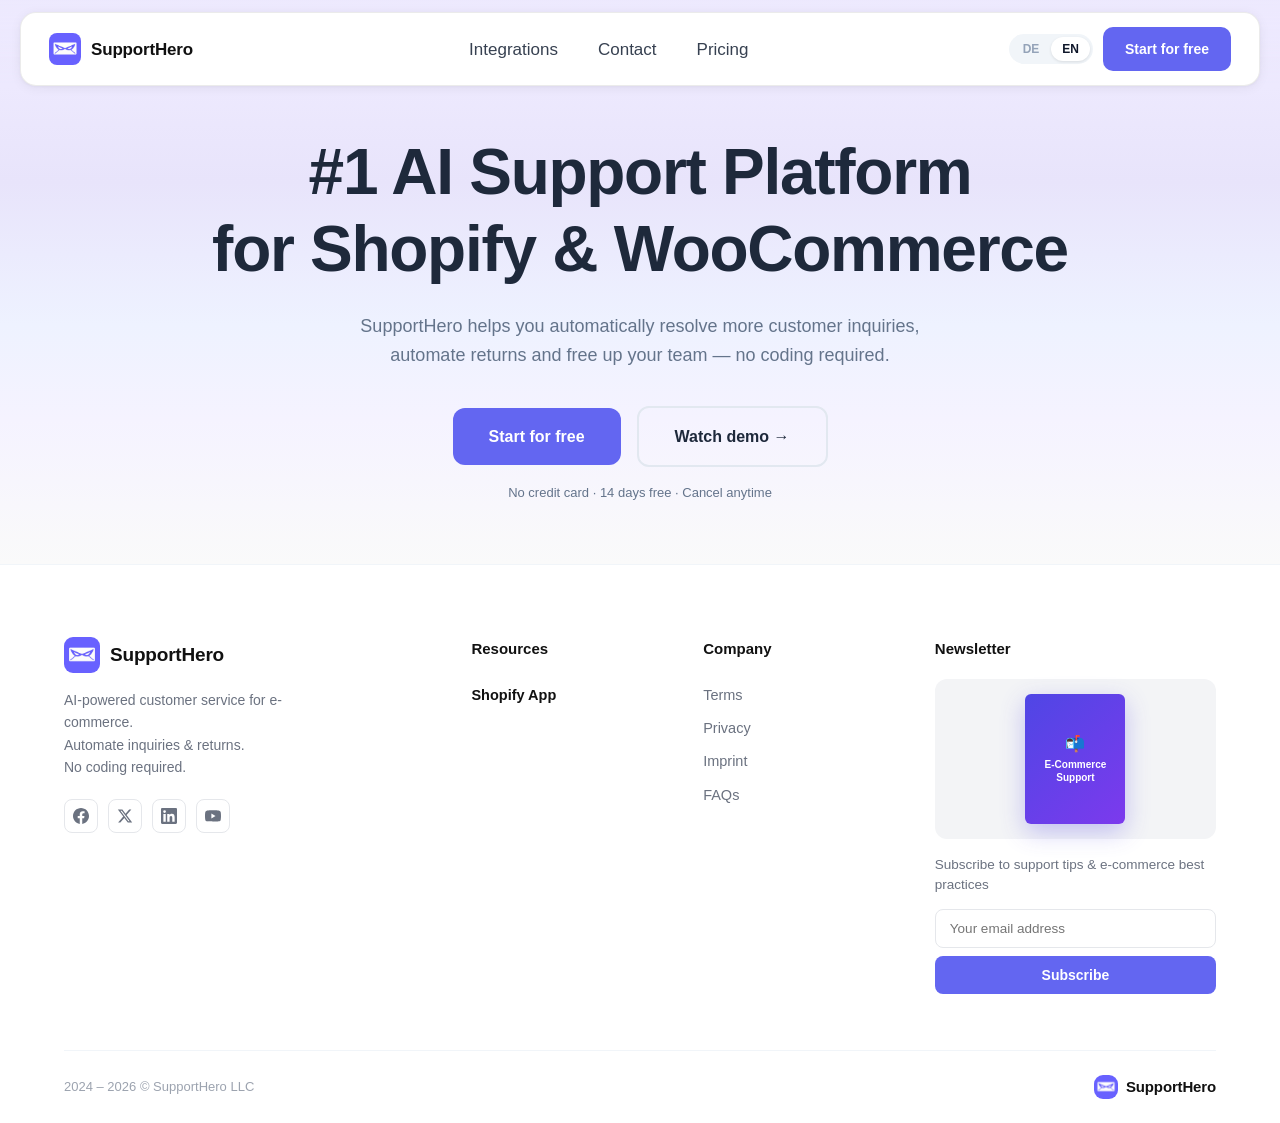
<file: index.html>
<!DOCTYPE html>
<html lang="de">
<head>
  <meta charset="UTF-8" />
  <meta name="viewport" content="width=device-width, initial-scale=1.0" />
  <title>SupportHero — #1 KI-Support-Plattform für Shopify & WooCommerce</title>
  <link rel="stylesheet" href="styles.css" />
</head>
<body>

<!-- NAV -->
<header class="nav-wrapper">
  <nav class="nav-pill">
    <a href="#" class="nav-logo">
      <img src="supporthero.jpeg" alt="SupportHero" class="nav-logo-img" />
      <span class="nav-logo-text"><strong>SupportHero</strong></span>
    </a>
    <ul class="nav-links">
      <li><a href="integrations.html" data-i18n="nav.integrations">Integrationen</a></li>
      <li><a href="kontakt.html" data-i18n="nav.contact">Kontakt</a></li>
      <li><a href="preise.html" data-i18n="nav.pricing">Preise</a></li>
    </ul>
    <div class="nav-cta">
      <div class="lang-toggle">
        <button class="lang-toggle-btn active" data-lang="de" onclick="setLang('de')">DE</button>
        <button class="lang-toggle-btn" data-lang="en" onclick="setLang('en')">EN</button>
      </div>
      <a href="#" class="btn-primary nav-btn" data-i18n="nav.cta">Kostenlos starten</a>
    </div>
  </nav>
</header>

<!-- HERO -->
<section class="hero">
  <div class="hero-inner">
    <h1 class="hero-title" data-i18n="hero.title">#1 KI-Support-Plattform<br>für Shopify & WooCommerce</h1>
    <p class="hero-sub" data-i18n="hero.sub">Support Hero hilft dir, mehr Kundenanfragen automatisch zu lösen,<br>Retouren zu automatisieren und dein Team zu entlasten — ohne Programmierung.</p>
    <div class="hero-buttons">
      <a href="#" class="btn-primary btn-lg" data-i18n="hero.btn1">Kostenlos starten</a>
      <a href="#" class="btn-outline btn-lg" data-i18n="hero.btn2">Demo ansehen →</a>
    </div>
    <p class="hero-hint" data-i18n="hero.hint">Keine Kreditkarte · 14 Tage gratis · Jederzeit kündbar</p>
  </div>
</section>

<!-- FOOTER -->
<footer class="footer">
  <div class="container">
    <div class="footer-grid">
      <div class="footer-brand">
        <a href="#" class="footer-logo">
          <img src="supporthero.jpeg" alt="SupportHero" class="footer-logo-img" />
          <span class="footer-logo-text"><strong>SupportHero</strong></span>
        </a>
        <p class="footer-tagline" data-i18n="footer.tagline">KI-gestützter Kundenservice für E-Commerce.<br>Automatisiere Anfragen &amp; Retouren.<br>Ohne Programmierung.</p>
        <div class="footer-social">
          <a href="#" class="footer-social-icon" title="Facebook"><svg width="16" height="16" viewBox="0 0 24 24" fill="currentColor"><path d="M24 12.073c0-6.627-5.373-12-12-12s-12 5.373-12 12c0 5.99 4.388 10.954 10.125 11.854v-8.385H7.078v-3.47h3.047V9.43c0-3.007 1.792-4.669 4.533-4.669 1.312 0 2.686.235 2.686.235v2.953H15.83c-1.491 0-1.956.925-1.956 1.874v2.25h3.328l-.532 3.47h-2.796v8.385C19.612 23.027 24 18.062 24 12.073z"/></svg></a>
          <a href="#" class="footer-social-icon" title="X"><svg width="16" height="16" viewBox="0 0 24 24" fill="currentColor"><path d="M18.244 2.25h3.308l-7.227 8.26 8.502 11.24H16.17l-5.214-6.817L4.99 21.75H1.68l7.73-8.835L1.254 2.25H8.08l4.713 6.231zm-1.161 17.52h1.833L7.084 4.126H5.117z"/></svg></a>
          <a href="#" class="footer-social-icon" title="LinkedIn"><svg width="16" height="16" viewBox="0 0 24 24" fill="currentColor"><path d="M20.447 20.452h-3.554v-5.569c0-1.328-.027-3.037-1.852-3.037-1.853 0-2.136 1.445-2.136 2.939v5.667H9.351V9h3.414v1.561h.046c.477-.9 1.637-1.85 3.37-1.85 3.601 0 4.267 2.37 4.267 5.455v6.286zM5.337 7.433a2.062 2.062 0 0 1-2.063-2.065 2.064 2.064 0 1 1 2.063 2.065zm1.782 13.019H3.555V9h3.564v11.452zM22.225 0H1.771C.792 0 0 .774 0 1.729v20.542C0 23.227.792 24 1.771 24h20.451C23.2 24 24 23.227 24 22.271V1.729C24 .774 23.2 0 22.222 0h.003z"/></svg></a>
          <a href="#" class="footer-social-icon" title="YouTube"><svg width="16" height="16" viewBox="0 0 24 24" fill="currentColor"><path d="M23.498 6.186a3.016 3.016 0 0 0-2.122-2.136C19.505 3.545 12 3.545 12 3.545s-7.505 0-9.377.505A3.017 3.017 0 0 0 .502 6.186C0 8.07 0 12 0 12s0 3.93.502 5.814a3.016 3.016 0 0 0 2.122 2.136c1.871.505 9.376.505 9.376.505s7.505 0 9.377-.505a3.015 3.015 0 0 0 2.122-2.136C24 15.93 24 12 24 12s0-3.93-.502-5.814zM9.545 15.568V8.432L15.818 12l-6.273 3.568z"/></svg></a>
        </div>
      </div>
      <div class="footer-col">
        <div class="footer-col-title" data-i18n="footer.col1.title">Ressourcen</div>
        <a href="#" class="footer-link-bold" data-i18n="footer.shopify">Shopify App</a>
      </div>
      <div class="footer-col">
        <div class="footer-col-title" data-i18n="footer.col2.title">Unternehmen</div>
        <a href="#" data-i18n="footer.agb">AGB</a>
        <a href="#" data-i18n="footer.privacy">Datenschutz</a>
        <a href="#" data-i18n="footer.imprint">Impressum</a>
        <a href="#" data-i18n="footer.faqs">FAQs</a>
      </div>
      <div class="footer-col footer-newsletter-col">
        <div class="footer-col-title" data-i18n="footer.col3.title">Newsletter</div>
        <div class="footer-newsletter-img">
          <div class="footer-guide-card">
            <div class="footer-guide-cover">
              <div style="font-size:10px;font-weight:700;color:#fff;text-align:center;line-height:1.3">
                <div style="font-size:16px;margin-bottom:4px">📬</div>
                <div>E-Commerce</div><div>Support</div>
              </div>
            </div>
          </div>
        </div>
        <p class="footer-newsletter-label" data-i18n="footer.newsletter.label">Abonniere Support-Tipps &amp; E-Commerce Best Practices</p>
        <div class="footer-newsletter-form">
          <input type="email" data-i18n-ph="footer.newsletter.ph" placeholder="Deine E-Mail-Adresse" />
          <button class="footer-submit-btn" data-i18n="footer.newsletter.btn">Absenden</button>
        </div>
      </div>
    </div>
    <div class="footer-bottom">
      <span class="footer-copy">2024 – 2026 © SupportHero LLC</span>
      <a href="#" class="footer-bottom-logo">
        <img src="supporthero.jpeg" alt="SupportHero" class="footer-logo-img" style="width:24px;height:24px" />
        <span class="footer-logo-text" style="font-size:15px"><strong>SupportHero</strong></span>
      </a>
    </div>
  </div>
</footer>

<script src="lang.js"></script>
<script>
  const observer = new IntersectionObserver(entries => {
    entries.forEach(e => { if (e.isIntersecting) e.target.classList.add('visible'); });
  }, { threshold: 0.1 });
  document.querySelectorAll('.fade-up').forEach(el => observer.observe(el));
</script>
</body>
</html>
</file>
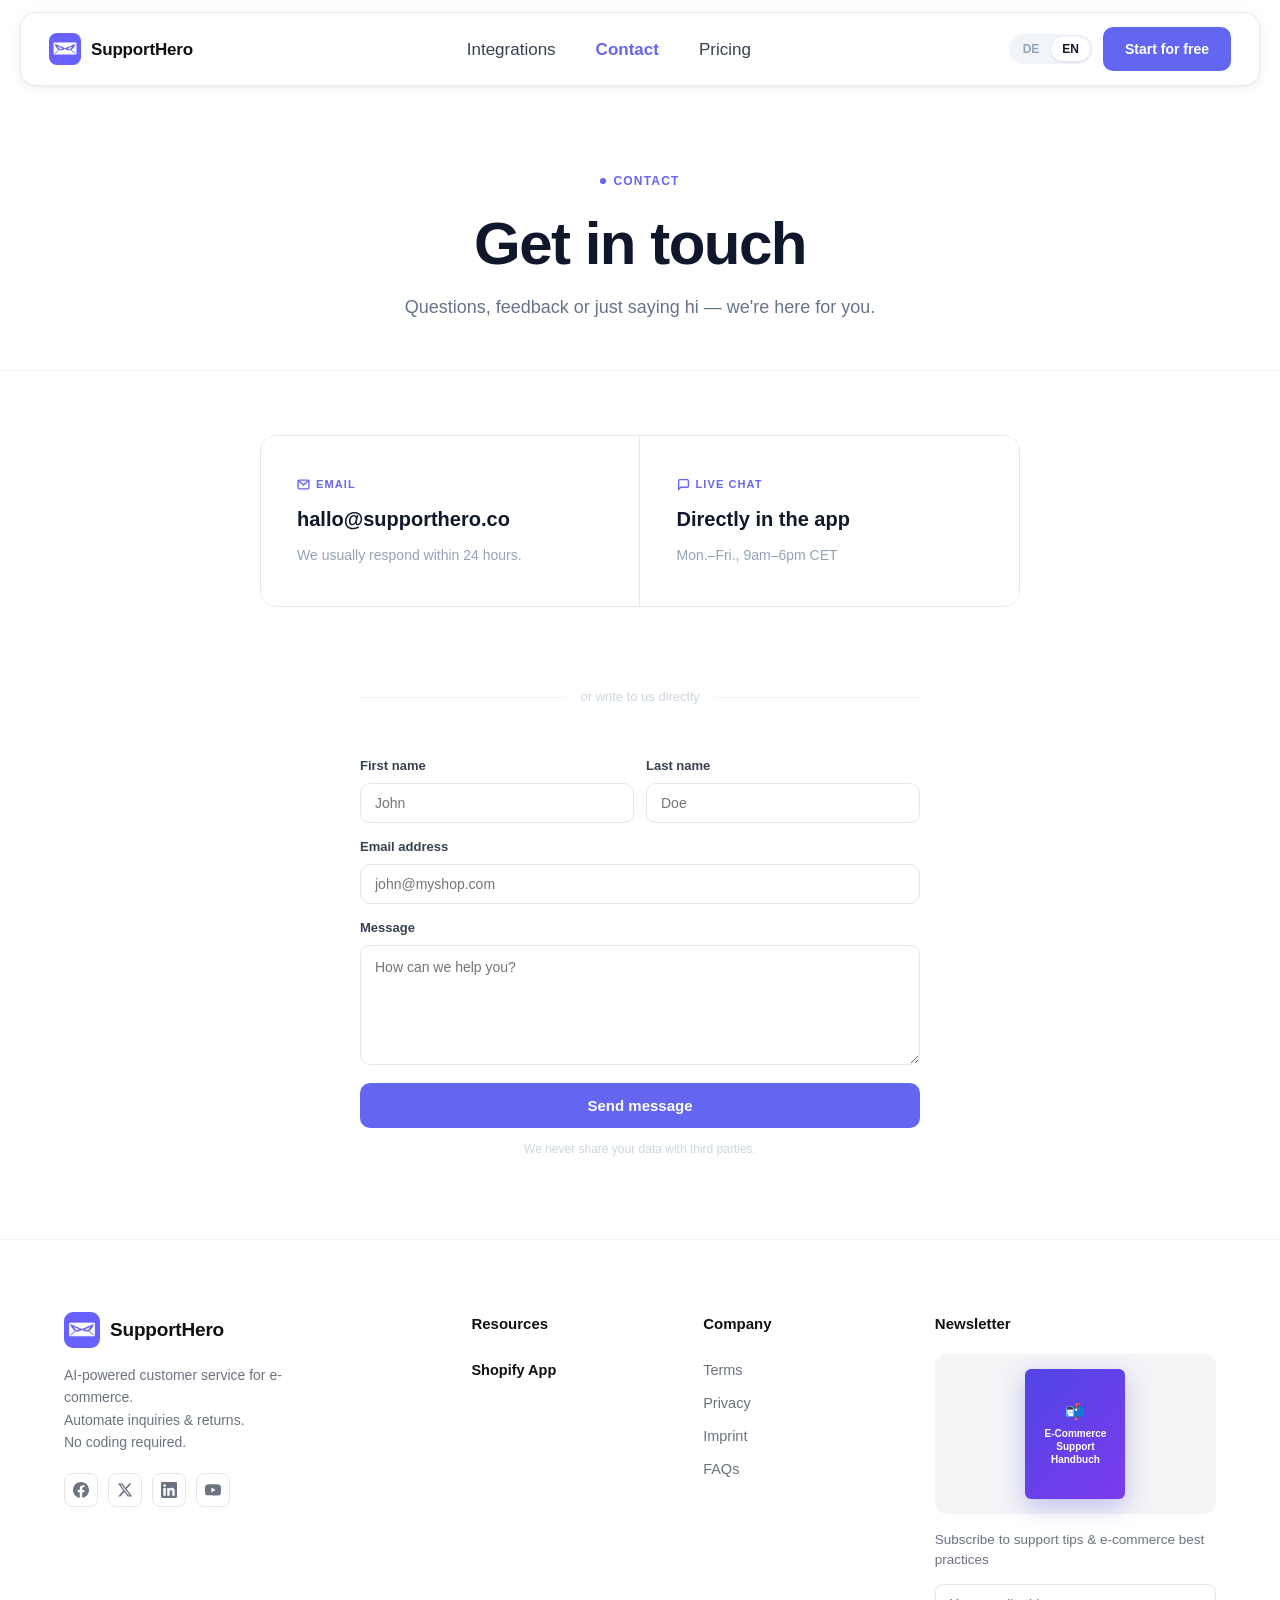
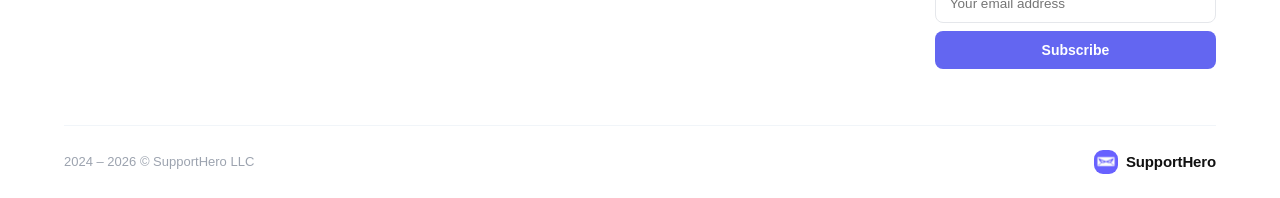
<file: kontakt.html>
<!DOCTYPE html>
<html lang="de">
<head>
  <meta charset="UTF-8" />
  <meta name="viewport" content="width=device-width, initial-scale=1.0" />
  <title>Kontakt — SupportHero</title>
  <link rel="stylesheet" href="styles.css" />
  <style>
    html, body { background: #fff; }

    .nav-wrapper {
      background: linear-gradient(180deg, #fff 0%, transparent 100%);
    }

    /* HERO */
    .kontakt-hero {
      padding: 80px 24px 48px;
      text-align: center;
      border-bottom: 1px solid #F1F5F9;
    }

    .kontakt-eyebrow {
      display: inline-flex;
      align-items: center;
      gap: 7px;
      font-size: 12px;
      font-weight: 700;
      text-transform: uppercase;
      letter-spacing: 0.1em;
      color: #6366F1;
      margin-bottom: 20px;
    }
    .kontakt-eyebrow-dot {
      width: 6px;
      height: 6px;
      background: #6366F1;
      border-radius: 50%;
      display: inline-block;
    }

    .kontakt-hero h1 {
      font-size: clamp(36px, 5vw, 60px);
      font-weight: 800;
      color: #0F172A;
      letter-spacing: -0.025em;
      line-height: 1.1;
      margin-bottom: 16px;
    }

    .kontakt-hero p {
      font-size: 18px;
      color: #64748B;
      max-width: 500px;
      margin: 0 auto;
      line-height: 1.6;
    }

    /* CARDS */
    .kontakt-cards-section {
      padding: 64px 24px 80px;
    }
    .kontakt-cards {
      max-width: 760px;
      margin: 0 auto;
      display: grid;
      grid-template-columns: 1fr 1fr;
      gap: 1px;
      border: 1px solid #E2E8F0;
      border-radius: 16px;
      overflow: hidden;
    }

    .k-card {
      padding: 40px 36px;
      background: #fff;
      display: flex;
      flex-direction: column;
      gap: 10px;
    }
    .k-card:first-child {
      border-right: 1px solid #E2E8F0;
    }

    .k-card-label {
      font-size: 11px;
      font-weight: 700;
      text-transform: uppercase;
      letter-spacing: 0.1em;
      color: #6366F1;
      display: flex;
      align-items: center;
      gap: 6px;
    }
    .k-card-label svg { color: #6366F1; }

    .k-card-value {
      font-size: 20px;
      font-weight: 700;
      color: #0F172A;
      text-decoration: none;
      transition: color 0.15s;
    }
    a.k-card-value:hover { color: #6366F1; }

    .k-card-sub {
      font-size: 14px;
      color: #94A3B8;
      line-height: 1.5;
    }

    /* FORM SECTION */
    .kontakt-form-section {
      padding: 0 24px 80px;
    }
    .kontakt-form-inner {
      max-width: 560px;
      margin: 0 auto;
    }
    .kontakt-form-inner h2 {
      font-size: 22px;
      font-weight: 700;
      color: #0F172A;
      margin-bottom: 28px;
      text-align: center;
    }

    .form-row {
      display: grid;
      grid-template-columns: 1fr 1fr;
      gap: 12px;
    }
    .form-group {
      display: flex;
      flex-direction: column;
      gap: 6px;
      margin-bottom: 14px;
    }
    .form-group label {
      font-size: 13px;
      font-weight: 600;
      color: #374151;
    }
    .form-group input,
    .form-group select,
    .form-group textarea {
      padding: 11px 14px;
      border: 1.5px solid #E2E8F0;
      border-radius: 10px;
      font-size: 14px;
      color: #0F172A;
      background: #fff;
      outline: none;
      font-family: inherit;
      width: 100%;
      transition: border-color 0.15s, box-shadow 0.15s;
    }
    .form-group input:focus,
    .form-group select:focus,
    .form-group textarea:focus {
      border-color: #6366F1;
      box-shadow: 0 0 0 3px rgba(99,102,241,0.1);
    }
    .form-group textarea {
      resize: vertical;
      min-height: 120px;
      line-height: 1.5;
    }
    .form-submit {
      width: 100%;
      padding: 14px;
      background: #6366F1;
      color: #fff;
      border: none;
      border-radius: 10px;
      font-size: 15px;
      font-weight: 700;
      cursor: pointer;
      transition: background 0.2s, transform 0.15s;
      margin-top: 4px;
      font-family: inherit;
    }
    .form-submit:hover { background: #4F46E5; transform: translateY(-1px); }
    .form-note {
      font-size: 12px;
      color: #CBD5E1;
      text-align: center;
      margin-top: 12px;
    }

    .section-divider {
      max-width: 560px;
      margin: 0 auto 48px;
      display: flex;
      align-items: center;
      gap: 16px;
    }
    .section-divider::before,
    .section-divider::after {
      content: '';
      flex: 1;
      height: 1px;
      background: #F1F5F9;
    }
    .section-divider span {
      font-size: 13px;
      color: #CBD5E1;
      white-space: nowrap;
    }

    @media (max-width: 640px) {
      .nav-links { display: none; }
      .kontakt-cards { grid-template-columns: 1fr; }
      .k-card:first-child { border-right: none; border-bottom: 1px solid #E2E8F0; }
      .form-row { grid-template-columns: 1fr; }
      .k-card { padding: 28px 24px; }
    }
  </style>
</head>
<body>

<!-- NAV -->
<header class="nav-wrapper">
  <nav class="nav-pill">
    <a href="index.html" class="nav-logo">
      <img src="supporthero.jpeg" alt="SupportHero" class="nav-logo-img" />
      <span class="nav-logo-text"><strong>SupportHero</strong></span>
    </a>
    <ul class="nav-links">
      <li><a href="integrations.html" data-i18n="nav.integrations">Integrationen</a></li>
      <li><a href="kontakt.html" style="color:#6366F1;font-weight:700" data-i18n="nav.contact">Kontakt</a></li>
      <li><a href="preise.html" data-i18n="nav.pricing">Preise</a></li>
    </ul>
    <div class="nav-cta">
      <div class="lang-toggle">
        <button class="lang-toggle-btn active" data-lang="de" onclick="setLang('de')">DE</button>
        <button class="lang-toggle-btn" data-lang="en" onclick="setLang('en')">EN</button>
      </div>
      <a href="#" class="btn-primary nav-btn" data-i18n="nav.cta">Kostenlos starten</a>
    </div>
  </nav>
</header>

<!-- HERO -->
<section class="kontakt-hero">
  <div class="kontakt-eyebrow">
    <span class="kontakt-eyebrow-dot"></span>
    <span data-i18n="contact.eyebrow">Kontakt</span>
  </div>
  <h1 data-i18n="contact.title">Nimm Kontakt auf</h1>
  <p data-i18n="contact.sub">Fragen, Feedback oder einfach mal Hallo — wir sind für dich da.</p>
</section>

<!-- CARDS -->
<section class="kontakt-cards-section">
  <div class="kontakt-cards">
    <div class="k-card">
      <div class="k-card-label">
        <svg width="13" height="13" viewBox="0 0 24 24" fill="none" stroke="currentColor" stroke-width="2.5"><rect x="2" y="4" width="20" height="16" rx="2"/><polyline points="2,4 12,13 22,4"/></svg>
        <span data-i18n="contact.card1.label">E-Mail</span>
      </div>
      <a href="mailto:hallo@supporthero.co" class="k-card-value">hallo@supporthero.co</a>
      <span class="k-card-sub" data-i18n="contact.card1.sub">Wir antworten in der Regel innerhalb von 24 Stunden.</span>
    </div>
    <div class="k-card">
      <div class="k-card-label">
        <svg width="13" height="13" viewBox="0 0 24 24" fill="none" stroke="currentColor" stroke-width="2.5"><path d="M21 15a2 2 0 0 1-2 2H7l-4 4V5a2 2 0 0 1 2-2h14a2 2 0 0 1 2 2z"/></svg>
        <span data-i18n="contact.card2.label">Live-Chat</span>
      </div>
      <span class="k-card-value" style="cursor:default" data-i18n="contact.card2.value">Direkt in der App</span>
      <span class="k-card-sub" data-i18n="contact.card2.sub">Mo.–Fr., 9–18 Uhr</span>
    </div>
  </div>
</section>

<!-- FORM -->
<section class="kontakt-form-section">
  <div class="section-divider"><span data-i18n="contact.divider">oder schreib uns direkt</span></div>
  <div class="kontakt-form-inner">
    <div class="form-row">
      <div class="form-group">
        <label data-i18n="contact.form.firstname">Vorname</label>
        <input type="text" data-i18n-ph="contact.form.firstname.ph" placeholder="Max" />
      </div>
      <div class="form-group">
        <label data-i18n="contact.form.lastname">Nachname</label>
        <input type="text" data-i18n-ph="contact.form.lastname.ph" placeholder="Mustermann" />
      </div>
    </div>
    <div class="form-group">
      <label data-i18n="contact.form.email">E-Mail-Adresse</label>
      <input type="email" data-i18n-ph="contact.form.email.ph" placeholder="max@meinshop.de" />
    </div>
    <div class="form-group">
      <label data-i18n="contact.form.message">Nachricht</label>
      <textarea data-i18n-ph="contact.form.message.ph" placeholder="Wie können wir dir helfen?"></textarea>
    </div>
    <button class="form-submit" data-i18n="contact.form.submit">Nachricht senden</button>
    <p class="form-note" data-i18n="contact.form.note">Wir geben deine Daten niemals an Dritte weiter.</p>
  </div>
</section>

<!-- FOOTER -->
<footer class="footer">
  <div class="container">
    <div class="footer-grid">
      <div class="footer-brand">
        <a href="index.html" class="footer-logo">
          <img src="supporthero.jpeg" alt="SupportHero" class="footer-logo-img" />
          <span class="footer-logo-text"><strong>SupportHero</strong></span>
        </a>
        <p class="footer-tagline" data-i18n="footer.tagline">KI-gestützter Kundenservice für E-Commerce.<br>Automatisiere Anfragen &amp; Retouren.<br>Ohne Programmierung.</p>
        <div class="footer-social">
          <a href="#" class="footer-social-icon" title="Facebook">
            <svg width="16" height="16" viewBox="0 0 24 24" fill="currentColor"><path d="M24 12.073c0-6.627-5.373-12-12-12s-12 5.373-12 12c0 5.99 4.388 10.954 10.125 11.854v-8.385H7.078v-3.47h3.047V9.43c0-3.007 1.792-4.669 4.533-4.669 1.312 0 2.686.235 2.686.235v2.953H15.83c-1.491 0-1.956.925-1.956 1.874v2.25h3.328l-.532 3.47h-2.796v8.385C19.612 23.027 24 18.062 24 12.073z"/></svg>
          </a>
          <a href="#" class="footer-social-icon" title="X / Twitter">
            <svg width="16" height="16" viewBox="0 0 24 24" fill="currentColor"><path d="M18.244 2.25h3.308l-7.227 8.26 8.502 11.24H16.17l-5.214-6.817L4.99 21.75H1.68l7.73-8.835L1.254 2.25H8.08l4.713 6.231zm-1.161 17.52h1.833L7.084 4.126H5.117z"/></svg>
          </a>
          <a href="#" class="footer-social-icon" title="LinkedIn">
            <svg width="16" height="16" viewBox="0 0 24 24" fill="currentColor"><path d="M20.447 20.452h-3.554v-5.569c0-1.328-.027-3.037-1.852-3.037-1.853 0-2.136 1.445-2.136 2.939v5.667H9.351V9h3.414v1.561h.046c.477-.9 1.637-1.85 3.37-1.85 3.601 0 4.267 2.37 4.267 5.455v6.286zM5.337 7.433a2.062 2.062 0 0 1-2.063-2.065 2.064 2.064 0 1 1 2.063 2.065zm1.782 13.019H3.555V9h3.564v11.452zM22.225 0H1.771C.792 0 0 .774 0 1.729v20.542C0 23.227.792 24 1.771 24h20.451C23.2 24 24 23.227 24 22.271V1.729C24 .774 23.2 0 22.222 0h.003z"/></svg>
          </a>
          <a href="#" class="footer-social-icon" title="YouTube">
            <svg width="16" height="16" viewBox="0 0 24 24" fill="currentColor"><path d="M23.498 6.186a3.016 3.016 0 0 0-2.122-2.136C19.505 3.545 12 3.545 12 3.545s-7.505 0-9.377.505A3.017 3.017 0 0 0 .502 6.186C0 8.07 0 12 0 12s0 3.93.502 5.814a3.016 3.016 0 0 0 2.122 2.136c1.871.505 9.376.505 9.376.505s7.505 0 9.377-.505a3.015 3.015 0 0 0 2.122-2.136C24 15.93 24 12 24 12s0-3.93-.502-5.814zM9.545 15.568V8.432L15.818 12l-6.273 3.568z"/></svg>
          </a>
        </div>
      </div>
      <div class="footer-col">
        <div class="footer-col-title" data-i18n="footer.col1.title">Ressourcen</div>
        <a href="#" class="footer-link-bold" data-i18n="footer.shopify">Shopify App</a>
      </div>
      <div class="footer-col">
        <div class="footer-col-title" data-i18n="footer.col2.title">Unternehmen</div>
        <a href="#" data-i18n="footer.agb">AGB</a>
        <a href="#" data-i18n="footer.privacy">Datenschutz</a>
        <a href="#" data-i18n="footer.imprint">Impressum</a>
        <a href="#" data-i18n="footer.faqs">FAQs</a>
      </div>
      <div class="footer-col footer-newsletter-col">
        <div class="footer-col-title" data-i18n="footer.col3.title">Newsletter</div>
        <div class="footer-newsletter-img">
          <div class="footer-guide-card">
            <div class="footer-guide-cover">
              <div style="font-size:10px;font-weight:700;color:#fff;text-align:center;line-height:1.3">
                <div style="font-size:16px;margin-bottom:4px">📬</div>
                <div>E-Commerce</div>
                <div>Support</div>
                <div>Handbuch</div>
              </div>
            </div>
          </div>
        </div>
        <p class="footer-newsletter-label" data-i18n="footer.newsletter.label">Abonniere Support-Tipps &amp; E-Commerce Best Practices</p>
        <div class="footer-newsletter-form">
          <input type="email" data-i18n-ph="footer.newsletter.ph" placeholder="Deine E-Mail-Adresse" />
          <button class="footer-submit-btn" data-i18n="footer.newsletter.btn">Absenden</button>
        </div>
      </div>
    </div>
    <div class="footer-bottom">
      <span class="footer-copy">2024 – 2026 © SupportHero LLC</span>
      <a href="index.html" class="footer-bottom-logo">
        <img src="supporthero.jpeg" alt="SupportHero" class="footer-logo-img" style="width:24px;height:24px" />
        <span class="footer-logo-text" style="font-size:15px"><strong>SupportHero</strong></span>
      </a>
    </div>
  </div>
</footer>

<script src="lang.js"></script>
</body>
</html>
</file>
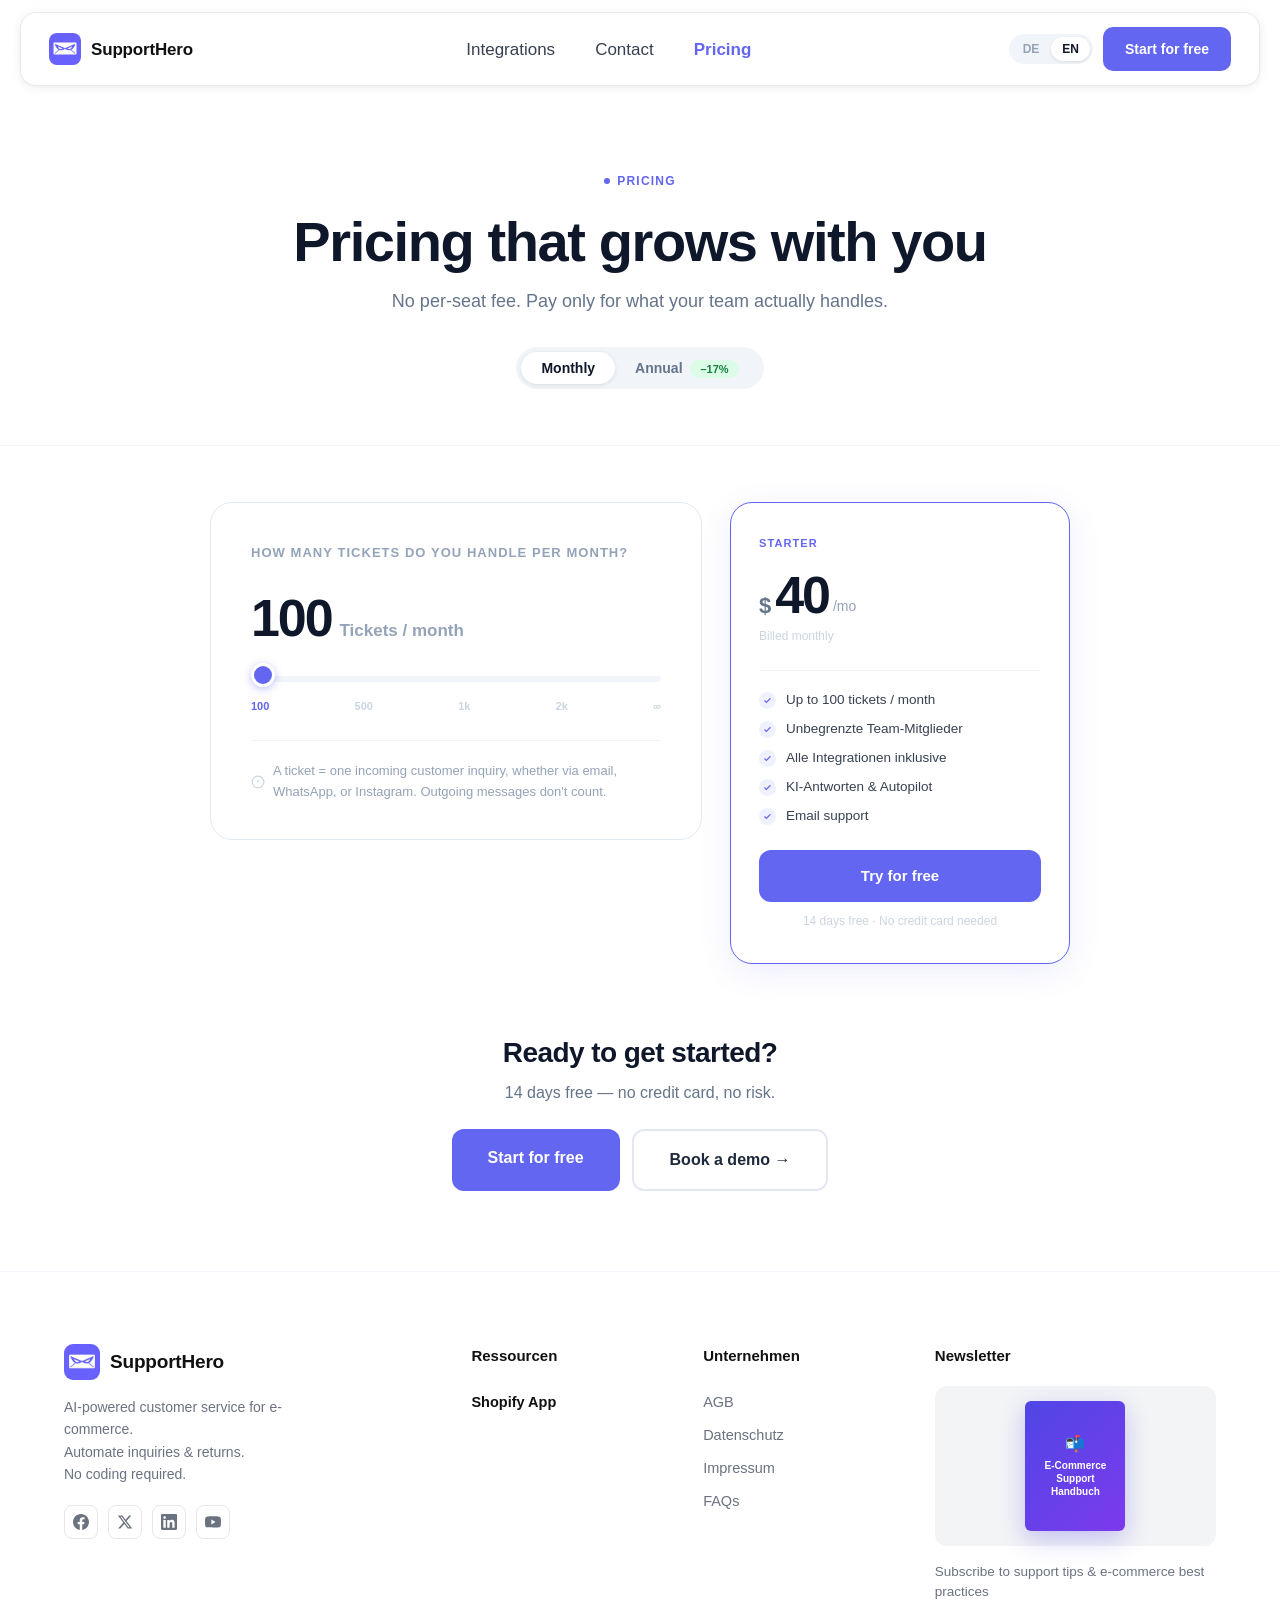
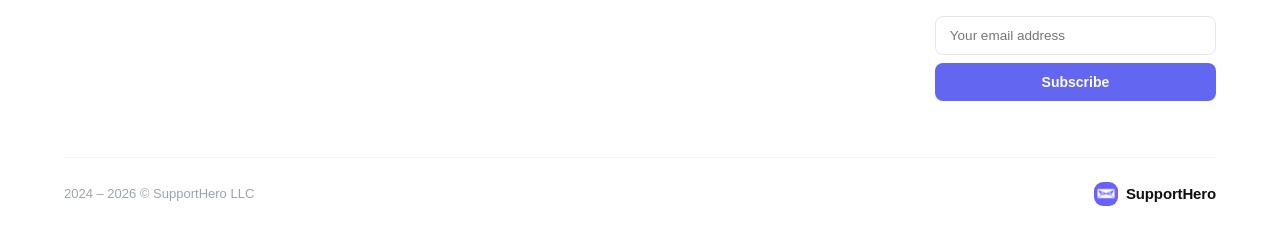
<file: preise.html>
<!DOCTYPE html>
<html lang="de">
<head>
  <meta charset="UTF-8" />
  <meta name="viewport" content="width=device-width, initial-scale=1.0" />
  <title>Preise — SupportHero</title>
  <link rel="stylesheet" href="styles.css" />
  <style>
    html, body { background: #fff; }
    .nav-wrapper { background: linear-gradient(180deg, #fff 0%, transparent 100%); }

    /* ── HERO ── */
    .pricing-hero {
      padding: 80px 24px 56px;
      text-align: center;
      border-bottom: 1px solid #F1F5F9;
    }
    .pricing-eyebrow {
      display: inline-flex;
      align-items: center;
      gap: 7px;
      font-size: 12px;
      font-weight: 700;
      text-transform: uppercase;
      letter-spacing: 0.1em;
      color: #6366F1;
      margin-bottom: 20px;
    }
    .pricing-eyebrow-dot { width: 6px; height: 6px; background: #6366F1; border-radius: 50%; }
    .pricing-hero h1 {
      font-size: clamp(34px, 4.5vw, 56px);
      font-weight: 800;
      color: #0F172A;
      letter-spacing: -0.025em;
      margin-bottom: 14px;
      line-height: 1.1;
    }
    .pricing-hero p {
      font-size: 18px;
      color: #64748B;
      max-width: 520px;
      margin: 0 auto 32px;
      line-height: 1.6;
    }

    /* ── TOGGLE ── */
    .billing-toggle {
      display: inline-flex;
      align-items: center;
      background: #F1F5F9;
      border-radius: 100px;
      padding: 5px;
    }
    .toggle-btn {
      padding: 8px 20px;
      border-radius: 100px;
      border: none;
      font-size: 14px;
      font-weight: 600;
      cursor: pointer;
      transition: all 0.15s;
      background: transparent;
      color: #64748B;
      font-family: inherit;
    }
    .toggle-btn.active { background: #fff; color: #0F172A; box-shadow: 0 1px 4px rgba(0,0,0,0.1); }
    .save-badge {
      background: #DCFCE7;
      color: #15803D;
      font-size: 11px;
      font-weight: 700;
      border-radius: 100px;
      padding: 3px 10px;
      margin-left: 4px;
    }

    /* ── CONFIGURATOR ── */
    .config-section { padding: 56px 24px 72px; }
    .config-inner {
      max-width: 860px;
      margin: 0 auto;
      display: grid;
      grid-template-columns: 1fr 340px;
      gap: 28px;
      align-items: start;
    }

    /* Left panel */
    .config-panel {
      border: 1.5px solid #E2E8F0;
      border-radius: 22px;
      padding: 40px 40px 36px;
      background: #fff;
    }
    .config-label {
      font-size: 13px;
      font-weight: 700;
      text-transform: uppercase;
      letter-spacing: 0.08em;
      color: #94A3B8;
      margin-bottom: 28px;
    }

    /* Ticket display */
    .ticket-display {
      display: flex;
      align-items: baseline;
      gap: 8px;
      margin-bottom: 32px;
    }
    .ticket-count {
      font-size: 52px;
      font-weight: 800;
      color: #0F172A;
      letter-spacing: -0.04em;
      line-height: 1;
      transition: all 0.15s;
    }
    .ticket-unit {
      font-size: 17px;
      font-weight: 600;
      color: #94A3B8;
    }

    /* Slider */
    .slider-wrap { position: relative; margin-bottom: 16px; }
    .slider-track-bg {
      height: 6px;
      background: #F1F5F9;
      border-radius: 10px;
      position: relative;
    }
    .slider-track-fill {
      height: 6px;
      background: linear-gradient(90deg, #818CF8, #6366F1);
      border-radius: 10px;
      position: absolute;
      top: 0;
      left: 0;
      pointer-events: none;
      transition: width 0.1s;
    }
    input[type=range].price-slider {
      -webkit-appearance: none;
      appearance: none;
      width: 100%;
      height: 6px;
      background: transparent;
      outline: none;
      cursor: pointer;
      position: absolute;
      top: 0;
      left: 0;
      margin: 0;
    }
    input[type=range].price-slider::-webkit-slider-thumb {
      -webkit-appearance: none;
      width: 24px;
      height: 24px;
      border-radius: 50%;
      background: #6366F1;
      box-shadow: 0 2px 8px rgba(99,102,241,0.4);
      border: 3px solid #fff;
      cursor: grab;
      transition: box-shadow 0.15s, transform 0.1s;
      margin-top: -9px;
    }
    input[type=range].price-slider::-webkit-slider-thumb:active {
      cursor: grabbing;
      transform: scale(1.15);
      box-shadow: 0 4px 16px rgba(99,102,241,0.5);
    }
    input[type=range].price-slider::-moz-range-thumb {
      width: 24px;
      height: 24px;
      border-radius: 50%;
      background: #6366F1;
      box-shadow: 0 2px 8px rgba(99,102,241,0.4);
      border: 3px solid #fff;
      cursor: grab;
    }

    /* Tick labels */
    .slider-ticks {
      display: flex;
      justify-content: space-between;
      margin-top: 12px;
    }
    .slider-ticks span {
      font-size: 11px;
      color: #CBD5E1;
      font-weight: 600;
      text-align: center;
    }
    .slider-ticks span.active-tick { color: #6366F1; font-weight: 700; }

    /* Config note */
    .config-note {
      font-size: 13px;
      color: #94A3B8;
      margin-top: 24px;
      padding-top: 20px;
      border-top: 1px solid #F1F5F9;
      display: flex;
      align-items: center;
      gap: 8px;
    }
    .config-note svg { flex-shrink: 0; color: #CBD5E1; }

    /* Right panel: price summary */
    .price-summary {
      border: 1.5px solid #6366F1;
      border-radius: 22px;
      padding: 32px 28px;
      background: #fff;
      position: sticky;
      top: 96px;
      box-shadow: 0 8px 32px rgba(99,102,241,0.12);
    }
    .summary-label {
      font-size: 11px;
      font-weight: 700;
      text-transform: uppercase;
      letter-spacing: 0.1em;
      color: #6366F1;
      margin-bottom: 16px;
    }
    .summary-price {
      display: flex;
      align-items: baseline;
      gap: 4px;
      margin-bottom: 4px;
    }
    .summary-currency { font-size: 22px; font-weight: 700; color: #64748B; }
    .summary-amount {
      font-size: 52px;
      font-weight: 800;
      color: #0F172A;
      letter-spacing: -0.04em;
      line-height: 1;
      transition: all 0.15s;
    }
    .summary-period { font-size: 14px; color: #94A3B8; align-self: flex-end; padding-bottom: 6px; }
    .summary-billed-note {
      font-size: 12px;
      color: #CBD5E1;
      margin-bottom: 24px;
    }
    .summary-divider { height: 1px; background: #F1F5F9; margin: 20px 0; }
    .summary-features { display: flex; flex-direction: column; gap: 10px; margin-bottom: 24px; }
    .summary-feat {
      display: flex;
      align-items: flex-start;
      gap: 10px;
      font-size: 13.5px;
      color: #374151;
      line-height: 1.4;
    }
    .summary-check {
      width: 17px;
      height: 17px;
      border-radius: 50%;
      background: #EEF2FF;
      display: flex;
      align-items: center;
      justify-content: center;
      flex-shrink: 0;
      margin-top: 1px;
      color: #6366F1;
    }
    .summary-cta {
      display: block;
      width: 100%;
      text-align: center;
      padding: 14px;
      background: #6366F1;
      color: #fff;
      border-radius: 12px;
      font-size: 15px;
      font-weight: 700;
      text-decoration: none;
      transition: background 0.15s, transform 0.1s;
      margin-bottom: 10px;
    }
    .summary-cta:hover { background: #4F46E5; transform: translateY(-1px); }
    .summary-cta-sub {
      display: block;
      width: 100%;
      text-align: center;
      font-size: 12px;
      color: #CBD5E1;
    }

    /* Enterprise banner */
    .enterprise-banner {
      display: none;
      background: #F8FAFC;
      border: 1.5px dashed #CBD5E1;
      border-radius: 14px;
      padding: 20px 24px;
      text-align: center;
      margin-top: 16px;
    }
    .enterprise-banner.visible { display: block; }
    .enterprise-banner p { font-size: 15px; font-weight: 700; color: #0F172A; margin-bottom: 4px; }
    .enterprise-banner span { font-size: 13px; color: #94A3B8; }
    .enterprise-btn {
      display: inline-block;
      margin-top: 14px;
      padding: 10px 24px;
      background: #0F172A;
      color: #fff;
      border-radius: 10px;
      font-size: 13px;
      font-weight: 700;
      text-decoration: none;
    }

    /* ── INCLUDED ── */
    .included-section {
      background: #F8FAFC;
      border-top: 1px solid #E2E8F0;
      border-bottom: 1px solid #E2E8F0;
      padding: 64px 24px;
    }
    .included-inner { max-width: 900px; margin: 0 auto; text-align: center; }
    .included-inner h2 { font-size: 26px; font-weight: 800; color: #0F172A; margin-bottom: 8px; }
    .included-inner > p { font-size: 16px; color: #64748B; margin-bottom: 40px; }
    .included-grid {
      display: grid;
      grid-template-columns: repeat(3, 1fr);
      gap: 16px;
      text-align: left;
    }
    .included-item {
      display: flex;
      align-items: flex-start;
      gap: 12px;
      background: #fff;
      border: 1px solid #E2E8F0;
      border-radius: 14px;
      padding: 18px;
    }
    .included-icon {
      width: 36px; height: 36px;
      background: #EEF2FF;
      border-radius: 10px;
      display: flex; align-items: center; justify-content: center;
      flex-shrink: 0;
      color: #6366F1;
    }
    .included-text strong { font-size: 14px; font-weight: 700; color: #0F172A; display: block; margin-bottom: 2px; }
    .included-text span { font-size: 12.5px; color: #94A3B8; }

    /* ── FAQ ── */
    .faq-section { padding: 64px 24px 80px; }
    .faq-inner { max-width: 640px; margin: 0 auto; }
    .faq-inner h2 { font-size: 26px; font-weight: 800; color: #0F172A; text-align: center; margin-bottom: 36px; }
    .faq-item { border-bottom: 1px solid #F1F5F9; padding: 20px 0; cursor: pointer; }
    .faq-item:first-of-type { border-top: 1px solid #F1F5F9; }
    .faq-question { display: flex; justify-content: space-between; align-items: center; font-size: 15px; font-weight: 700; color: #0F172A; gap: 16px; }
    .faq-icon { width: 24px; height: 24px; border-radius: 50%; background: #F1F5F9; display: flex; align-items: center; justify-content: center; flex-shrink: 0; color: #6366F1; font-size: 18px; font-weight: 300; transition: transform 0.2s, background 0.15s; }
    .faq-item.open .faq-icon { transform: rotate(45deg); background: #EEF2FF; }
    .faq-answer { font-size: 14px; color: #64748B; line-height: 1.6; max-height: 0; overflow: hidden; transition: max-height 0.3s ease, padding 0.2s; }
    .faq-item.open .faq-answer { max-height: 200px; padding-top: 12px; }

    /* ── BOTTOM CTA ── */
    .pricing-cta { text-align: center; padding: 0 24px 80px; }
    .pricing-cta h2 { font-size: 28px; font-weight: 800; color: #0F172A; margin-bottom: 10px; }
    .pricing-cta p { font-size: 16px; color: #64748B; margin-bottom: 24px; }
    .pricing-cta-btns { display: flex; gap: 12px; justify-content: center; }

    @media (max-width: 860px) {
      .config-inner { grid-template-columns: 1fr; }
      .price-summary { position: static; }
      .nav-links { display: none; }
    }
    @media (max-width: 640px) {
      .included-grid { grid-template-columns: 1fr 1fr; }
      .config-panel { padding: 28px 24px; }
      .ticket-count { font-size: 40px; }
      .pricing-cta-btns { flex-direction: column; align-items: center; }
    }
    @media (max-width: 480px) {
      .included-grid { grid-template-columns: 1fr; }
    }
  </style>
</head>
<body>

<!-- NAV -->
<header class="nav-wrapper">
  <nav class="nav-pill">
    <a href="index.html" class="nav-logo">
      <img src="supporthero.jpeg" alt="SupportHero" class="nav-logo-img" />
      <span class="nav-logo-text"><strong>SupportHero</strong></span>
    </a>
    <ul class="nav-links">
      <li><a href="integrations.html" data-i18n="nav.integrations">Integrationen</a></li>
      <li><a href="kontakt.html" data-i18n="nav.contact">Kontakt</a></li>
      <li><a href="preise.html" style="color:#6366F1;font-weight:700" data-i18n="nav.pricing">Preise</a></li>
    </ul>
    <div class="nav-cta">
      <div class="lang-toggle">
        <button class="lang-toggle-btn active" data-lang="de" onclick="setLang('de')">DE</button>
        <button class="lang-toggle-btn" data-lang="en" onclick="setLang('en')">EN</button>
      </div>
      <a href="#" class="btn-primary nav-btn" data-i18n="nav.cta">Kostenlos starten</a>
    </div>
  </nav>
</header>

<!-- HERO -->
<section class="pricing-hero">
  <div class="pricing-eyebrow">
    <span class="pricing-eyebrow-dot"></span>
    <span data-i18n="pricing.eyebrow">Preise</span>
  </div>
  <h1 data-i18n="pricing.title">Preise, die mit dir wachsen</h1>
  <p data-i18n="pricing.sub">Keine Grundgebühr pro Nutzer. Zahle nur nach dem, was dein Team wirklich bearbeitet.</p>

  <div class="billing-toggle" id="billingToggle">
    <button class="toggle-btn active" id="btnMonthly" onclick="setBilling('monthly')" data-i18n="pricing.toggle.monthly">Monatlich</button>
    <button class="toggle-btn" id="btnAnnual" onclick="setBilling('annual')">
      <span data-i18n="pricing.toggle.annual">Jährlich</span> <span class="save-badge">–17%</span>
    </button>
  </div>
</section>

<!-- CONFIGURATOR -->
<section class="config-section">
  <div class="config-inner">

    <!-- Left: Regler -->
    <div class="config-panel">
      <div class="config-label" data-i18n="pricing.slider.label">Wie viele Tickets beantwortest du pro Monat?</div>

      <div class="ticket-display">
        <span class="ticket-count" id="ticketDisplay">500</span>
        <span class="ticket-unit" data-i18n="pricing.slider.unit">Tickets / Monat</span>
      </div>

      <div class="slider-wrap">
        <div class="slider-track-bg">
          <div class="slider-track-fill" id="sliderFill"></div>
          <input
            type="range"
            class="price-slider"
            id="ticketSlider"
            min="0"
            max="4"
            step="1"
            value="0"
            oninput="updatePricing(this.value)"
          />
        </div>
      </div>

      <div class="slider-ticks" id="sliderTicks">
        <span class="active-tick">100</span>
        <span>500</span>
        <span>1k</span>
        <span>2k</span>
        <span>∞</span>
      </div>

      <div class="config-note">
        <svg width="14" height="14" viewBox="0 0 24 24" fill="none" stroke="currentColor" stroke-width="2"><circle cx="12" cy="12" r="10"/><line x1="12" y1="8" x2="12" y2="12"/><line x1="12" y1="16" x2="12.01" y2="16"/></svg>
        <span data-i18n="pricing.slider.note">Ein Ticket = eine eingehende Kundenanfrage, egal ob per E-Mail, WhatsApp oder Instagram. Ausgehende Nachrichten zählen nicht.</span>
      </div>
    </div>

    <!-- Right: Preiszusammenfassung -->
    <div class="price-summary" id="priceSummary">
      <div class="summary-label" data-i18n="pricing.summary.label">Dein Plan</div>

      <div class="summary-price">
        <span class="summary-currency">$</span>
        <span class="summary-amount" id="summaryAmount">40</span>
        <span class="summary-period">/mo</span>
      </div>
      <div class="summary-billed-note" id="billedNote">Monatlich abgerechnet</div>

      <div class="summary-divider"></div>

      <div class="summary-features">
        <div class="summary-feat">
          <span class="summary-check"><svg width="9" height="9" viewBox="0 0 24 24" fill="none" stroke="currentColor" stroke-width="3"><polyline points="20 6 9 17 4 12"/></svg></span>
          <span id="feat-tickets">Bis zu 500 Tickets / Monat</span>
        </div>
        <div class="summary-feat">
          <span class="summary-check"><svg width="9" height="9" viewBox="0 0 24 24" fill="none" stroke="currentColor" stroke-width="3"><polyline points="20 6 9 17 4 12"/></svg></span>
          Unbegrenzte Team-Mitglieder
        </div>
        <div class="summary-feat">
          <span class="summary-check"><svg width="9" height="9" viewBox="0 0 24 24" fill="none" stroke="currentColor" stroke-width="3"><polyline points="20 6 9 17 4 12"/></svg></span>
          Alle Integrationen inklusive
        </div>
        <div class="summary-feat">
          <span class="summary-check"><svg width="9" height="9" viewBox="0 0 24 24" fill="none" stroke="currentColor" stroke-width="3"><polyline points="20 6 9 17 4 12"/></svg></span>
          KI-Antworten & Autopilot
        </div>
        <div class="summary-feat" id="feat-extra">
          <span class="summary-check"><svg width="9" height="9" viewBox="0 0 24 24" fill="none" stroke="currentColor" stroke-width="3"><polyline points="20 6 9 17 4 12"/></svg></span>
          <span id="feat-extra-text" data-i18n="pricing.feat.support.email">E-Mail Support</span>
        </div>
      </div>

      <a href="#" class="summary-cta" id="summaryCta" data-i18n="pricing.cta.btn">Kostenlos testen</a>
      <span class="summary-cta-sub" data-i18n="pricing.cta.sub">14 Tage gratis · Keine Kreditkarte nötig</span>

      <div class="enterprise-banner" id="enterpriseBanner">
        <p data-i18n="pricing.enterprise.title">Mehr als 10.000 Tickets?</p>
        <span data-i18n="pricing.enterprise.sub">Individuelles Angebot für dein Team — auf Anfrage.</span>
        <a href="kontakt.html" class="enterprise-btn" data-i18n="pricing.enterprise.btn">Demo buchen →</a>
      </div>
    </div>

  </div>
</section>

<!-- CTA -->
<section class="pricing-cta">
  <h2 data-i18n="pricing.cta.section.title">Bereit loszulegen?</h2>
  <p data-i18n="pricing.cta.section.sub">14 Tage kostenlos — ohne Kreditkarte, ohne Risiko.</p>
  <div class="pricing-cta-btns">
    <a href="#" class="btn-primary btn-lg" data-i18n="pricing.cta.section.btn1">Kostenlos starten</a>
    <a href="kontakt.html" class="btn-outline btn-lg" data-i18n="pricing.cta.section.btn2">Demo buchen →</a>
  </div>
</section>

<!-- FOOTER -->
<footer class="footer">
  <div class="container">
    <div class="footer-grid">
      <div class="footer-brand">
        <a href="index.html" class="footer-logo">
          <img src="supporthero.jpeg" alt="SupportHero" class="footer-logo-img" />
          <span class="footer-logo-text"><strong>SupportHero</strong></span>
        </a>
        <p class="footer-tagline" data-i18n="footer.tagline">KI-gestützter Kundenservice für E-Commerce.<br>Automatisiere Anfragen &amp; Retouren.<br>Ohne Programmierung.</p>
        <div class="footer-social">
          <a href="#" class="footer-social-icon"><svg width="16" height="16" viewBox="0 0 24 24" fill="currentColor"><path d="M24 12.073c0-6.627-5.373-12-12-12s-12 5.373-12 12c0 5.99 4.388 10.954 10.125 11.854v-8.385H7.078v-3.47h3.047V9.43c0-3.007 1.792-4.669 4.533-4.669 1.312 0 2.686.235 2.686.235v2.953H15.83c-1.491 0-1.956.925-1.956 1.874v2.25h3.328l-.532 3.47h-2.796v8.385C19.612 23.027 24 18.062 24 12.073z"/></svg></a>
          <a href="#" class="footer-social-icon"><svg width="16" height="16" viewBox="0 0 24 24" fill="currentColor"><path d="M18.244 2.25h3.308l-7.227 8.26 8.502 11.24H16.17l-5.214-6.817L4.99 21.75H1.68l7.73-8.835L1.254 2.25H8.08l4.713 6.231zm-1.161 17.52h1.833L7.084 4.126H5.117z"/></svg></a>
          <a href="#" class="footer-social-icon"><svg width="16" height="16" viewBox="0 0 24 24" fill="currentColor"><path d="M20.447 20.452h-3.554v-5.569c0-1.328-.027-3.037-1.852-3.037-1.853 0-2.136 1.445-2.136 2.939v5.667H9.351V9h3.414v1.561h.046c.477-.9 1.637-1.85 3.37-1.85 3.601 0 4.267 2.37 4.267 5.455v6.286zM5.337 7.433a2.062 2.062 0 0 1-2.063-2.065 2.064 2.064 0 1 1 2.063 2.065zm1.782 13.019H3.555V9h3.564v11.452zM22.225 0H1.771C.792 0 0 .774 0 1.729v20.542C0 23.227.792 24 1.771 24h20.451C23.2 24 24 23.227 24 22.271V1.729C24 .774 23.2 0 22.222 0h.003z"/></svg></a>
          <a href="#" class="footer-social-icon"><svg width="16" height="16" viewBox="0 0 24 24" fill="currentColor"><path d="M23.498 6.186a3.016 3.016 0 0 0-2.122-2.136C19.505 3.545 12 3.545 12 3.545s-7.505 0-9.377.505A3.017 3.017 0 0 0 .502 6.186C0 8.07 0 12 0 12s0 3.93.502 5.814a3.016 3.016 0 0 0 2.122 2.136c1.871.505 9.376.505 9.376.505s7.505 0 9.377-.505a3.015 3.015 0 0 0 2.122-2.136C24 15.93 24 12 24 12s0-3.93-.502-5.814zM9.545 15.568V8.432L15.818 12l-6.273 3.568z"/></svg></a>
        </div>
      </div>
      <div class="footer-col">
        <div class="footer-col-title">Ressourcen</div>
        <a href="#" class="footer-link-bold">Shopify App</a>
      </div>
      <div class="footer-col">
        <div class="footer-col-title">Unternehmen</div>
        <a href="#">AGB</a>
        <a href="#">Datenschutz</a>
        <a href="#">Impressum</a>
        <a href="#">FAQs</a>
      </div>
      <div class="footer-col footer-newsletter-col">
        <div class="footer-col-title">Newsletter</div>
        <div class="footer-newsletter-img">
          <div class="footer-guide-card">
            <div class="footer-guide-cover">
              <div style="font-size:10px;font-weight:700;color:#fff;text-align:center;line-height:1.3">
                <div style="font-size:16px;margin-bottom:4px">📬</div>
                <div>E-Commerce</div><div>Support</div><div>Handbuch</div>
              </div>
            </div>
          </div>
        </div>
        <p class="footer-newsletter-label" data-i18n="footer.newsletter.label">Abonniere Support-Tipps &amp; E-Commerce Best Practices</p>
        <div class="footer-newsletter-form">
          <input type="email" data-i18n-ph="footer.newsletter.ph" placeholder="Deine E-Mail-Adresse" />
          <button class="footer-submit-btn" data-i18n="footer.newsletter.btn">Absenden</button>
        </div>
      </div>
    </div>
    <div class="footer-bottom">
      <span class="footer-copy">2024 – 2026 © SupportHero LLC</span>
      <a href="index.html" class="footer-bottom-logo">
        <img src="supporthero.jpeg" alt="SupportHero" class="footer-logo-img" style="width:24px;height:24px" />
        <span class="footer-logo-text" style="font-size:15px"><strong>SupportHero</strong></span>
      </a>
    </div>
  </div>
</footer>

<script>
  // expose state for lang.js
  window._isAnnual = false;
  // Pricing tiers matching supporthero.co/pricing
  const TIERS = [
    { label: '100',  plan: 'Starter',    monthly: 40,  extra: 'E-Mail Support',          fmt: '100' },
    { label: '500',  plan: 'Growth',     monthly: 180, extra: 'Prioritäts-Support',      fmt: '500' },
    { label: '1k',   plan: 'Pro',        monthly: 300, extra: 'Prioritäts-Support',      fmt: '1.000' },
    { label: '2k',   plan: 'Scale',      monthly: 480, extra: 'Dedizierter Account Mgr', fmt: '2.000' },
    { label: '∞',    plan: 'Enterprise', monthly: null, extra: null,                     fmt: 'Unbegrenzt' },
  ];

  let isAnnual = false;

  function updatePricing(val) {
    const idx = parseInt(val);
    const tier = TIERS[idx];
    const isEnterprise = tier.monthly === null;

    // Ticket display
    document.getElementById('ticketDisplay').textContent = tier.label;

    // Slider fill
    const pct = (idx / 4) * 100;
    document.getElementById('sliderFill').style.width = pct + '%';

    // Plan name in summary
    const planLabel = document.getElementById('summaryAmount');
    const summaryLabelEl = document.querySelector('.summary-label');
    if (summaryLabelEl && !summaryLabelEl.dataset.i18nOriginal) {
      summaryLabelEl.dataset.i18nOriginal = summaryLabelEl.dataset.i18n || '';
    }
    if (tier.plan && !isEnterprise) {
      summaryLabelEl.textContent = tier.plan;
      summaryLabelEl.removeAttribute('data-i18n');
    } else if (!isEnterprise) {
      summaryLabelEl.setAttribute('data-i18n', 'pricing.summary.label');
    }

    // Tick active states
    document.querySelectorAll('#sliderTicks span').forEach((el, i) => {
      el.classList.toggle('active-tick', i === idx);
    });

    // Price
    window._isAnnual = isAnnual;
    window._currentTierFmt = tier.fmt;

    const price = isEnterprise ? null : (isAnnual ? Math.round(tier.monthly * 0.83) : tier.monthly);
    const amountEl = document.getElementById('summaryAmount');
    const ctaEl = document.getElementById('summaryCta');
    const banner = document.getElementById('enterpriseBanner');
    const billedNote = document.getElementById('billedNote');
    const lang = window.currentLang || 'de';

    if (isEnterprise) {
      amountEl.style.fontSize = '32px';
      amountEl.textContent = 'Individuell';
      document.querySelector('.summary-currency').style.display = 'none';
      document.querySelector('.summary-period').style.display = 'none';
      billedNote.textContent = 'Auf Anfrage';
      ctaEl.style.display = 'none';
      banner.classList.add('visible');
    } else {
      amountEl.style.fontSize = '52px';
      amountEl.textContent = price;
      document.querySelector('.summary-currency').style.display = '';
      document.querySelector('.summary-period').style.display = '';
      const T_local = window.T && window.T[lang];
      billedNote.textContent = isAnnual
        ? (T_local && T_local['pricing.summary.billed.annual'] || 'Jährlich abgerechnet (17% gespart)')
        : (T_local && T_local['pricing.summary.billed.monthly'] || 'Monatlich abgerechnet');
      ctaEl.style.display = '';
      banner.classList.remove('visible');
    }

    // Feature text
    const T_local2 = window.T && window.T[lang];
    const tpl = (T_local2 && T_local2['pricing.feat.tickets']) || '{n} Tickets / Monat';
    document.getElementById('feat-tickets').textContent = tpl.replace('{n}', tier.fmt);
    if (tier.extra) {
      document.getElementById('feat-extra').style.display = 'flex';
      document.getElementById('feat-extra-text').textContent = tier.extra;
    }
  }

  function setBilling(type) {
    isAnnual = type === 'annual';
    document.getElementById('btnAnnual').classList.toggle('active', isAnnual);
    document.getElementById('btnMonthly').classList.toggle('active', !isAnnual);
    const billedNote = document.getElementById('billedNote');
    billedNote.textContent = isAnnual ? 'Jährlich abgerechnet (17% gespart)' : 'Monatlich abgerechnet';
    updatePricing(document.getElementById('ticketSlider').value);
  }

  function toggleFaq(el) {
    const isOpen = el.classList.contains('open');
    document.querySelectorAll('.faq-item').forEach(i => i.classList.remove('open'));
    if (!isOpen) el.classList.add('open');
  }

  // Init
  updatePricing(0);
</script>
<script src="lang.js"></script>

</body>
</html>
</file>
<file: styles.css>
/* ============================================================
   SUPPORTHERO MARKETING — GemPages-Style
   ============================================================ */

*, *::before, *::after { box-sizing: border-box; margin: 0; padding: 0; }

:root {
  --accent: #6366F1;
  --accent-dark: #4F46E5;
  --accent-light: #EEF2FF;
  --dark: #0F172A;
  --text: #1E293B;
  --muted: #64748B;
  --border: #E2E8F0;
  --bg-light: #F8FAFC;
  --bg-gray: #F1F5F9;
  --white: #FFFFFF;
  --green: #10B981;
  --red: #EF4444;
  --yellow: #F59E0B;
  --radius: 16px;
  --shadow: 0 4px 24px rgba(0,0,0,0.08);
  --shadow-lg: 0 8px 40px rgba(0,0,0,0.12);
}

html {
  scroll-behavior: smooth;
  background: #EDE9FE;
}

body {
  font-family: -apple-system, BlinkMacSystemFont, 'Inter', 'Segoe UI', sans-serif;
  color: var(--text);
  background: transparent;
  line-height: 1.6;
  font-size: 16px;
  overflow-x: hidden;
}

/* ---- TYPOGRAPHY ---- */
h1, h2, h3 { line-height: 1.2; font-weight: 800; letter-spacing: -0.02em; }
h1 { font-size: clamp(36px, 5vw, 64px); }
h2 { font-size: clamp(28px, 3.5vw, 48px); }
h3 { font-size: 20px; font-weight: 700; }
p { color: var(--muted); }
a { text-decoration: none; color: inherit; }

.accent { color: var(--accent); }
.container { max-width: 1200px; margin: 0 auto; padding: 0 24px; }

/* ---- BUTTONS ---- */
.btn-primary {
  background: var(--accent);
  color: #fff;
  padding: 14px 28px;
  border-radius: 10px;
  font-weight: 700;
  font-size: 15px;
  border: none;
  cursor: pointer;
  transition: background 0.2s, transform 0.15s;
  display: inline-block;
  white-space: nowrap;
}
.btn-primary:hover { background: var(--accent-dark); transform: translateY(-1px); }
.btn-primary.btn-lg { padding: 16px 36px; font-size: 16px; border-radius: 12px; }

.btn-outline {
  background: transparent;
  color: var(--text);
  padding: 14px 28px;
  border-radius: 10px;
  font-weight: 700;
  font-size: 15px;
  border: 2px solid var(--border);
  cursor: pointer;
  transition: border-color 0.2s, transform 0.15s;
  display: inline-block;
}
.btn-outline:hover { border-color: var(--accent); color: var(--accent); transform: translateY(-1px); }
.btn-outline.btn-lg { padding: 16px 36px; font-size: 16px; border-radius: 12px; }

.btn-ghost {
  color: var(--text);
  font-weight: 600;
  font-size: 15px;
  padding: 10px 18px;
  border-radius: 8px;
  transition: background 0.15s;
}
.btn-ghost:hover { background: var(--bg-gray); }

.link-explore { color: var(--accent); font-weight: 600; font-size: 14px; }
.link-explore:hover { text-decoration: underline; }

/* ---- NAV ---- */
.nav-wrapper {
  position: sticky;
  top: 0;
  z-index: 100;
  padding: 12px 20px 0;
  background: linear-gradient(180deg, #EDE9FE 0%, transparent 100%);
}

.nav-pill {
  max-width: 1240px;
  margin: 0 auto;
  background: #fff;
  border: 1px solid rgba(0,0,0,0.08);
  border-radius: 16px;
  padding: 14px 28px;
  display: flex;
  align-items: center;
  gap: 0;
  box-shadow: 0 2px 12px rgba(0,0,0,0.06), 0 1px 3px rgba(0,0,0,0.04);
}

.nav-logo {
  display: flex;
  align-items: center;
  gap: 10px;
  text-decoration: none;
  flex-shrink: 0;
  margin-right: 40px;
}

.nav-logo-img {
  width: 32px;
  height: 32px;
  border-radius: 8px;
  object-fit: cover;
}

.nav-logo-text {
  font-size: 17px;
  color: #111;
  letter-spacing: -0.01em;
}

.nav-logo-text strong {
  font-weight: 800;
}

/* keep old logo-icon for footer */
.logo-icon {
  width: 28px;
  height: 28px;
  background: var(--accent);
  border-radius: 7px;
  display: inline-flex;
  align-items: center;
  justify-content: center;
  color: #fff;
  font-size: 14px;
  flex-shrink: 0;
}

.nav-links {
  display: flex;
  list-style: none;
  gap: 0;
  flex: 1;
  justify-content: center;
}

.nav-links a {
  color: #374151;
  font-size: 17px;
  font-weight: 500;
  padding: 8px 20px;
  border-radius: 8px;
  transition: color 0.15s, background 0.15s;
  display: flex;
  align-items: center;
  gap: 3px;
  white-space: nowrap;
}
.nav-links a:hover { color: #111; background: #F3F4F6; }

.nav-arrow {
  font-size: 10px;
  color: #9CA3AF;
  margin-top: 1px;
}

.nav-cta {
  display: flex;
  align-items: center;
  flex-shrink: 0;
  gap: 10px;
  margin-left: 24px;
}

/* Language toggle */
.lang-toggle {
  display: flex;
  align-items: center;
  background: #F1F5F9;
  border-radius: 100px;
  padding: 3px;
  gap: 1px;
}
.lang-toggle-btn {
  padding: 5px 11px;
  border-radius: 100px;
  border: none;
  font-size: 12px;
  font-weight: 700;
  cursor: pointer;
  background: transparent;
  color: #94A3B8;
  font-family: inherit;
  transition: all 0.15s;
}
.lang-toggle-btn.active {
  background: #fff;
  color: #0F172A;
  box-shadow: 0 1px 3px rgba(0,0,0,0.1);
}

.nav-btn {
  padding: 11px 22px;
  font-size: 14px;
  border-radius: 10px;
  background: var(--accent);
  color: #fff;
  font-weight: 700;
  transition: background 0.2s, transform 0.15s;
}
.nav-btn:hover { background: var(--accent-dark); transform: translateY(-1px); }

/* ---- HERO ---- */
.hero {
  background: linear-gradient(180deg, #EDE9FE 0%, #E8E4FB 20%, #EEF2FF 50%, #F5F3FF 70%, #FAFAFA 100%);
  padding: 48px 24px 0;
  text-align: center;
  overflow: hidden;
}

.hero-inner { max-width: 900px; margin: 0 auto; }

.hero-badge {
  display: inline-flex;
  align-items: center;
  gap: 8px;
  background: rgba(99,102,241,0.1);
  color: var(--accent);
  border: 1px solid rgba(99,102,241,0.2);
  border-radius: 100px;
  padding: 8px 20px;
  font-size: 14px;
  font-weight: 600;
  margin-bottom: 32px;
}

.hero-title {
  color: var(--text);
  margin-bottom: 24px;
}

.hero-sub {
  font-size: 18px;
  color: var(--muted);
  max-width: 600px;
  margin: 0 auto 36px;
}

.hero-buttons {
  display: flex;
  align-items: center;
  justify-content: center;
  gap: 16px;
  flex-wrap: wrap;
  margin-bottom: 16px;
}

.hero-hint {
  font-size: 13px;
  color: var(--muted);
  margin-bottom: 60px;
}

/* HERO MOCKUP */
.hero-mockup {
  max-width: 800px;
  margin: 0 auto;
  background: #1E293B;
  border-radius: 16px 16px 0 0;
  overflow: hidden;
  box-shadow: 0 -4px 60px rgba(99,102,241,0.15), 0 24px 60px rgba(0,0,0,0.2);
}

.mockup-bar {
  background: #0F172A;
  padding: 10px 16px;
  display: flex;
  align-items: center;
  gap: 6px;
}
.mockup-url {
  font-size: 11px;
  color: #64748B;
  margin: 0 auto;
}

.dot { width: 10px; height: 10px; border-radius: 50%; display: inline-block; flex-shrink: 0; }
.dot.red { background: #EF4444; }
.dot.yellow { background: #F59E0B; }
.dot.green { background: #10B981; }

.mockup-body { display: flex; min-height: 280px; }

.mockup-sidebar {
  width: 56px;
  background: #1E293B;
  padding: 12px 8px;
  display: flex;
  flex-direction: column;
  gap: 8px;
  align-items: center;
  border-right: 1px solid #334155;
}
.sidebar-logo {
  width: 32px; height: 32px;
  background: var(--accent);
  border-radius: 8px;
  display: flex; align-items: center; justify-content: center;
  color: #fff; font-size: 14px;
  margin-bottom: 8px;
}
.sidebar-icon {
  width: 32px; height: 32px;
  border-radius: 8px;
  display: flex; align-items: center; justify-content: center;
  color: #64748B; font-size: 16px;
  cursor: pointer;
}
.sidebar-icon.active { background: #334155; color: #fff; }

.mockup-content { flex: 1; background: #F8FAFC; padding: 16px; }

.inbox-header { margin-bottom: 12px; }
.inbox-header strong { font-size: 14px; color: #1E293B; display: block; margin-bottom: 8px; }
.inbox-tabs { display: flex; gap: 8px; }
.tab {
  font-size: 11px;
  padding: 4px 10px;
  border-radius: 6px;
  color: #64748B;
  background: #E2E8F0;
}
.tab.active { background: var(--accent); color: #fff; }

.ticket-row {
  display: flex;
  align-items: center;
  gap: 10px;
  background: #fff;
  border-radius: 10px;
  padding: 10px 12px;
  margin-bottom: 8px;
  border: 1px solid #E2E8F0;
}
.avatar {
  width: 32px; height: 32px;
  border-radius: 50%;
  display: flex; align-items: center; justify-content: center;
  color: #fff; font-size: 11px; font-weight: 700;
  flex-shrink: 0;
}
.ticket-info { flex: 1; min-width: 0; }
.ticket-info strong { font-size: 12px; color: #1E293B; }
.ticket-preview { font-size: 11px; color: #64748B; white-space: nowrap; overflow: hidden; text-overflow: ellipsis; }

.channel {
  font-size: 10px;
  padding: 2px 6px;
  border-radius: 4px;
  font-weight: 600;
  margin-left: 6px;
}
.channel.whatsapp { background: #DCFCE7; color: #15803D; }
.channel.email { background: #FEE2E2; color: #B91C1C; }
.channel.instagram { background: #FCE7F3; color: #BE185D; }

.badge {
  font-size: 10px;
  padding: 3px 8px;
  border-radius: 6px;
  font-weight: 700;
  flex-shrink: 0;
  white-space: nowrap;
}
.badge-ki { background: #EEF2FF; color: #6366F1; }
.badge-retour { background: #DCFCE7; color: #15803D; }
.badge-eskaliert { background: #FEE2E2; color: #B91C1C; }

/* ---- LOGOS ---- */
.logos-section {
  padding: 48px 24px;
  text-align: center;
  border-bottom: 1px solid var(--border);
}
.logos-label { font-size: 13px; color: var(--muted); margin-bottom: 24px; font-weight: 500; text-transform: uppercase; letter-spacing: 0.05em; }
.logos-row { display: flex; align-items: center; justify-content: center; gap: 48px; flex-wrap: wrap; }
.logo-brand { font-size: 16px; font-weight: 700; color: #CBD5E1; letter-spacing: 0.05em; }

/* ---- SECTIONS ---- */
.section-light { padding: 100px 24px; background: var(--white); }
.section-gray { padding: 100px 24px; background: var(--bg-gray); }
.section-templates { padding: 100px 24px; background: #111827; }
.section-dark-card { padding: 80px 24px; background: #1E293B; }
.section-cta-center { padding: 80px 24px; background: var(--bg-gray); text-align: center; }
.section-cta-dual { padding: 100px 24px; background: var(--white); text-align: center; }

.section-header { text-align: center; max-width: 700px; margin: 0 auto 64px; }
.section-header h2 { margin-bottom: 16px; }
.section-header p { font-size: 18px; }

/* ---- 3 COL ---- */
.three-col { display: grid; grid-template-columns: repeat(3, 1fr); gap: 24px; }

.feature-card {
  background: var(--white);
  border: 1px solid var(--border);
  border-radius: var(--radius);
  overflow: hidden;
  transition: transform 0.2s, box-shadow 0.2s;
}
.feature-card:hover { transform: translateY(-4px); box-shadow: var(--shadow-lg); }
.feature-img { aspect-ratio: 4/3; background: var(--bg-gray); overflow: hidden; }
.feature-card h3 { padding: 20px 20px 8px; }
.feature-card p { padding: 0 20px 24px; font-size: 14px; }

/* Fake Screenshots */
.fake-screenshot {
  width: 100%;
  height: 100%;
  background: #fff;
  display: flex;
  flex-direction: column;
}
.fs-bar { background: #1E293B; padding: 8px 12px; display: flex; gap: 4px; align-items: center; }
.fs-body { flex: 1; padding: 10px; display: flex; flex-direction: column; gap: 8px; }
.fs-row { display: flex; align-items: center; gap: 8px; background: #F8FAFC; border-radius: 6px; padding: 8px; }
.fs-avatar { width: 24px; height: 24px; border-radius: 50%; flex-shrink: 0; }
.fs-lines { flex: 1; display: flex; flex-direction: column; gap: 4px; }
.fs-line { height: 6px; background: #E2E8F0; border-radius: 3px; }
.fs-line.w80 { width: 80%; }
.fs-line.w70 { width: 70%; }
.fs-line.w60 { width: 60%; }
.fs-line.w50 { width: 50%; }
.fs-line.w40 { width: 40%; }
.fs-badge { font-size: 9px; background: #EEF2FF; color: #6366F1; border-radius: 4px; padding: 2px 6px; font-weight: 700; white-space: nowrap; }
.fs-badge.green { background: #DCFCE7; color: #15803D; }

/* ---- FUNNEL SECTION ---- */
.split-layout {
  display: grid;
  grid-template-columns: 1fr 1fr;
  gap: 64px;
  align-items: center;
}
.split-text h2 { color: #fff; margin-bottom: 24px; }
.split-text p { color: #94A3B8; }

.check-list { list-style: none; display: flex; flex-direction: column; gap: 10px; margin-top: 20px; }
.check-list li { font-size: 15px; font-weight: 500; color: #CBD5E1; }
.split-text .check-list li { color: #CBD5E1; }

.funnel-mockup {
  background: rgba(255,255,255,0.05);
  border: 1px solid rgba(255,255,255,0.1);
  border-radius: 16px;
  padding: 24px;
}
.funnel-step {
  display: flex;
  align-items: center;
  gap: 12px;
  background: rgba(255,255,255,0.05);
  border-radius: 10px;
  padding: 12px 16px;
}
.funnel-icon { font-size: 20px; flex-shrink: 0; }
.funnel-arrow { text-align: center; color: #4B5563; font-size: 20px; padding: 4px 0; }
.funnel-stats {
  display: flex;
  gap: 16px;
  margin-top: 20px;
  padding-top: 20px;
  border-top: 1px solid rgba(255,255,255,0.1);
}
.funnel-stat { flex: 1; text-align: center; }
.stat-num { display: block; font-size: 22px; font-weight: 800; color: var(--accent); }
.stat-label { font-size: 11px; color: #64748B; margin-top: 2px; display: block; }

/* ---- CTA CENTER ---- */
.section-cta-center h2 { margin-bottom: 24px; }

/* ---- AI CARDS ---- */
.ai-card {
  background: var(--white);
  border: 1px solid var(--border);
  border-radius: var(--radius);
  overflow: hidden;
  transition: transform 0.2s, box-shadow 0.2s;
}
.ai-card:hover { transform: translateY(-4px); box-shadow: var(--shadow-lg); }
.ai-card-img {
  aspect-ratio: 4/3;
  background: var(--bg-gray);
  display: flex;
  align-items: stretch;
}
.ai-demo {
  flex: 1;
  padding: 16px;
  background: #fff;
  display: flex;
  flex-direction: column;
  gap: 10px;
}
.ai-input-row { display: flex; gap: 8px; }
.ai-tab { font-size: 10px; padding: 4px 10px; border-radius: 6px; background: var(--bg-gray); color: var(--muted); cursor: pointer; }
.ai-tab.active { background: var(--accent); color: #fff; }
.ai-message { background: var(--bg-gray); border-radius: 8px; padding: 10px; font-size: 11px; color: var(--text); }
.ai-response { background: var(--accent-light); border-radius: 8px; padding: 10px; font-size: 11px; color: var(--muted); line-height: 1.5; }
.ai-card h3 { padding: 20px 20px 8px; }
.ai-card a { padding: 0 20px 20px; display: block; }

/* ---- FEATURE SPLIT ---- */
.feature-split {
  display: grid;
  grid-template-columns: 1fr 1fr;
  gap: 64px;
  align-items: center;
}
.feature-split.reverse .feature-split-text { order: 2; }
.feature-split.reverse .feature-split-img { order: 1; }

.eyebrow {
  font-size: 13px;
  font-weight: 700;
  text-transform: uppercase;
  letter-spacing: 0.08em;
  color: var(--accent);
  margin-bottom: 12px;
}
.feature-split-text h2 { margin-bottom: 16px; }
.feature-split-text p { font-size: 16px; margin-bottom: 16px; }
.feature-split-text .check-list li { color: var(--text); font-size: 15px; }
.feature-split-text .check-list li::before { content: ''; }

.editor-mockup {
  background: #1E293B;
  border-radius: 12px;
  overflow: hidden;
  box-shadow: var(--shadow-lg);
}
.elements-mockup { display: flex; flex-direction: column; gap: 12px; }

/* ---- TEMPLATES ---- */
.section-header .section-header { color: #fff; }
.templates-scroll {
  display: flex;
  gap: 20px;
  overflow-x: auto;
  padding-bottom: 16px;
  scrollbar-width: none;
  margin-top: 48px;
}
.templates-scroll::-webkit-scrollbar { display: none; }
.template-card {
  flex-shrink: 0;
  width: 220px;
  background: rgba(255,255,255,0.05);
  border: 1px solid rgba(255,255,255,0.1);
  border-radius: 12px;
  overflow: hidden;
  transition: transform 0.2s;
}
.template-card:hover { transform: translateY(-4px); }
.template-preview { aspect-ratio: 4/3; overflow: hidden; }
.template-label { padding: 12px 14px; font-size: 13px; font-weight: 600; color: #CBD5E1; }

/* ---- COMPARISON TABLE ---- */
.comparison-table {
  max-width: 800px;
  margin: 0 auto;
  border: 1px solid var(--border);
  border-radius: var(--radius);
  overflow: hidden;
}
.comparison-header, .comp-row {
  display: grid;
  grid-template-columns: 1.5fr 1fr 1fr;
}
.comparison-header {
  background: var(--bg-gray);
  padding: 16px 20px;
  border-bottom: 2px solid var(--border);
  align-items: center;
  gap: 16px;
}
.comp-row {
  padding: 14px 20px;
  border-bottom: 1px solid var(--border);
  align-items: center;
  gap: 16px;
}
.comp-row:last-of-type { border-bottom: none; }
.comp-label { font-size: 14px; color: var(--muted); font-weight: 500; }
.comp-col { font-size: 13px; font-weight: 600; text-align: center; }
.comp-col.winner { background: #1E293B; color: #fff; padding: 8px 12px; border-radius: 8px; display: flex; flex-direction: column; align-items: center; gap: 4px; }
.win-badge { font-size: 10px; background: var(--accent); color: #fff; border-radius: 100px; padding: 2px 8px; }
.check { color: #10B981; margin-right: 4px; }
.cross { color: var(--red); margin-right: 4px; }
.comp-footer { padding: 24px; text-align: center; background: var(--bg-light); }

/* ---- TESTIMONIALS ---- */
.testimonials-grid { display: grid; grid-template-columns: repeat(3, 1fr); gap: 20px; }
.testimonial-card {
  background: var(--white);
  border: 1px solid var(--border);
  border-radius: var(--radius);
  padding: 24px;
  transition: transform 0.2s, box-shadow 0.2s;
}
.testimonial-card:hover { transform: translateY(-3px); box-shadow: var(--shadow); }
.stars { color: #F59E0B; font-size: 14px; margin-bottom: 8px; letter-spacing: 2px; }
.testimonial-name { font-size: 13px; font-weight: 700; color: var(--text); margin-bottom: 12px; }
.verified { color: #6366F1; }
.testimonial-card p { font-size: 14px; line-height: 1.6; }

/* ---- CASE STUDY ---- */
.case-study { max-width: 700px; }
.case-study h2 { margin-bottom: 20px; }
.case-study p { color: #94A3B8; font-size: 16px; margin-bottom: 32px; }
.case-stats { display: flex; gap: 32px; }
.case-stat { text-align: center; }
.case-stat .stat-num { font-size: 36px; font-weight: 800; color: var(--accent); display: block; }
.case-stat .stat-label { font-size: 13px; color: #64748B; display: block; }

/* ---- INTEGRATIONS ---- */
.integrations-grid { display: grid; grid-template-columns: repeat(4, 1fr); gap: 16px; }
.integration-item {
  background: var(--white);
  border: 1px solid var(--border);
  border-radius: 12px;
  padding: 16px 20px;
  font-size: 14px;
  font-weight: 600;
  color: var(--text);
  text-align: center;
  transition: box-shadow 0.2s, transform 0.2s;
}
.integration-item:hover { box-shadow: var(--shadow); transform: translateY(-2px); }

/* ---- DUAL CTA ---- */
.section-cta-dual h2 { margin-bottom: 16px; }
.section-cta-dual p { font-size: 18px; }

/* ---- FOOTER ---- */
.footer {
  background: #fff;
  border-top: 1px solid #F1F5F9;
  padding: 72px 24px 0;
}

.footer-grid {
  display: grid;
  grid-template-columns: 2fr 1fr 1fr 1.6fr;
  gap: 56px;
  margin-bottom: 56px;
}

/* Brand column */
.footer-brand { display: flex; flex-direction: column; gap: 0; }

.footer-logo {
  display: flex;
  align-items: center;
  gap: 10px;
  text-decoration: none;
  margin-bottom: 16px;
}
.footer-logo-img {
  width: 36px; height: 36px;
  border-radius: 9px;
  object-fit: cover;
}
.footer-logo-text {
  font-size: 19px;
  color: #111;
  letter-spacing: -0.01em;
}
.footer-logo-text strong { font-weight: 800; }

.footer-tagline {
  font-size: 14px;
  line-height: 1.6;
  color: #6B7280;
  margin-bottom: 20px;
  max-width: 260px;
}

.footer-social {
  display: flex;
  gap: 10px;
}
.footer-social-icon {
  width: 34px; height: 34px;
  border: 1px solid #E5E7EB;
  border-radius: 8px;
  display: flex; align-items: center; justify-content: center;
  color: #6B7280;
  text-decoration: none;
  transition: border-color 0.15s, color 0.15s, background 0.15s;
}
.footer-social-icon:hover {
  border-color: var(--accent);
  color: var(--accent);
  background: var(--accent-light);
}

/* Link columns */
.footer-col {
  display: flex;
  flex-direction: column;
  gap: 0;
}
.footer-col-title {
  font-size: 15px;
  font-weight: 700;
  color: #111;
  margin-bottom: 18px;
}
.footer-col a {
  font-size: 14.5px;
  color: #6B7280;
  text-decoration: none;
  padding: 5px 0;
  transition: color 0.15s;
}
.footer-col a:hover { color: #111; }
.footer-link-bold {
  font-weight: 700 !important;
  color: #111 !important;
}
.footer-link-bold:hover { color: var(--accent) !important; }

/* Newsletter column */
.footer-newsletter-col { gap: 0; }

.footer-newsletter-img {
  margin-bottom: 16px;
}
.footer-guide-card {
  background: #F3F4F6;
  border-radius: 12px;
  padding: 20px;
  display: flex;
  align-items: center;
  justify-content: center;
  height: 160px;
}
.footer-guide-cover {
  width: 100px; height: 130px;
  background: linear-gradient(135deg, #4F46E5, #7C3AED);
  border-radius: 6px;
  display: flex;
  align-items: center;
  justify-content: center;
  box-shadow: 0 8px 24px rgba(79,70,229,0.3);
}

.footer-newsletter-label {
  font-size: 13.5px;
  color: #6B7280;
  line-height: 1.5;
  margin-bottom: 14px;
}

.footer-newsletter-form {
  display: flex;
  flex-direction: column;
  gap: 8px;
}
.footer-newsletter-form input {
  width: 100%;
  padding: 11px 14px;
  border: 1px solid #E5E7EB;
  border-radius: 8px;
  font-size: 13.5px;
  color: #111;
  outline: none;
  transition: border-color 0.15s;
}
.footer-newsletter-form input:focus { border-color: var(--accent); }
.footer-submit-btn {
  padding: 11px 20px;
  background: var(--accent);
  color: #fff;
  border: none;
  border-radius: 8px;
  font-size: 14px;
  font-weight: 700;
  cursor: pointer;
  transition: background 0.2s;
}
.footer-submit-btn:hover { background: var(--accent-dark); }

/* Bottom bar */
.footer-bottom {
  display: flex;
  align-items: center;
  justify-content: space-between;
  padding: 24px 0;
  border-top: 1px solid #F1F5F9;
}
.footer-copy { font-size: 13px; color: #9CA3AF; }
.footer-bottom-logo {
  display: flex;
  align-items: center;
  gap: 8px;
  text-decoration: none;
}

/* legacy compat */
.social-links { display: flex; gap: 12px; margin-top: 16px; }
.newsletter-form { display: flex; gap: 8px; }
.newsletter-form input { flex:1; padding: 10px 14px; border: 1px solid var(--border); border-radius: 8px; font-size: 13px; outline: none; color: var(--text); }
.newsletter-form input:focus { border-color: var(--accent); }
.newsletter-form .btn-primary { padding: 10px 16px; font-size: 13px; }

/* ---- INTEGRATIONS MARKETING SECTION ---- */
.integrations-section {
  background: var(--bg-light);
  padding: 96px 0;
}

.section-eyebrow {
  font-size: 13px;
  font-weight: 700;
  text-transform: uppercase;
  letter-spacing: 0.08em;
  color: var(--accent);
  margin-bottom: 12px;
  text-align: center;
}

.section-title-lg {
  font-size: clamp(28px, 3.5vw, 48px);
  font-weight: 800;
  color: var(--dark);
  text-align: center;
  margin-bottom: 16px;
  letter-spacing: -0.02em;
}

.section-sub-lg {
  font-size: 18px;
  color: var(--muted);
  text-align: center;
  max-width: 640px;
  margin: 0 auto 48px;
  line-height: 1.6;
}

.int-filters {
  display: flex;
  flex-wrap: wrap;
  gap: 8px;
  justify-content: center;
  margin-bottom: 48px;
}

.int-filter {
  background: white;
  border: 1.5px solid var(--border);
  border-radius: 100px;
  padding: 8px 18px;
  font-size: 14px;
  font-weight: 600;
  color: var(--muted);
  cursor: pointer;
  transition: all 0.15s;
  display: inline-flex;
  align-items: center;
  gap: 6px;
}

.int-filter:hover { border-color: var(--accent); color: var(--accent); }

.int-filter.active {
  background: var(--accent);
  border-color: var(--accent);
  color: white;
}

.int-count {
  background: rgba(255,255,255,0.25);
  border-radius: 100px;
  padding: 0 6px;
  font-size: 11px;
  font-weight: 700;
}

.int-filter:not(.active) .int-count {
  background: var(--bg-gray);
  color: var(--muted);
}

.int-grid {
  display: grid;
  grid-template-columns: repeat(4, 1fr);
  gap: 16px;
  margin-bottom: 56px;
}

.int-card {
  background: white;
  border: 1.5px solid var(--border);
  border-radius: 16px;
  padding: 20px;
  display: flex;
  align-items: flex-start;
  gap: 14px;
  position: relative;
  transition: border-color 0.2s, box-shadow 0.2s, transform 0.2s;
}

.int-card:hover {
  border-color: var(--accent);
  box-shadow: 0 4px 20px rgba(99,102,241,0.12);
  transform: translateY(-2px);
}

.int-card.hidden { display: none; }

.int-logo {
  width: 44px;
  height: 44px;
  border-radius: 12px;
  display: flex;
  align-items: center;
  justify-content: center;
  flex-shrink: 0;
}

.int-info { flex: 1; min-width: 0; }

.int-name {
  font-size: 14px;
  font-weight: 700;
  color: var(--dark);
  margin-bottom: 4px;
}

.int-desc {
  font-size: 12.5px;
  color: var(--muted);
  line-height: 1.4;
}

.int-badge {
  position: absolute;
  top: 14px;
  right: 14px;
  font-size: 10px;
  font-weight: 700;
  background: var(--bg-gray);
  color: var(--muted);
  border-radius: 100px;
  padding: 2px 8px;
}

.int-cta { text-align: center; }
.int-cta-note { margin-top: 12px; font-size: 13px; color: var(--muted); }

/* ---- FADE UP ANIMATION ---- */
.fade-up {
  opacity: 0;
  transform: translateY(24px);
  transition: opacity 0.5s ease, transform 0.5s ease;
}
.fade-up.visible {
  opacity: 1;
  transform: none;
}

/* ---- RESPONSIVE ---- */
@media (max-width: 1024px) {
  .three-col { grid-template-columns: 1fr 1fr; }
  .testimonials-grid { grid-template-columns: 1fr 1fr; }
  .integrations-grid { grid-template-columns: repeat(3, 1fr); }
  .int-grid { grid-template-columns: repeat(3, 1fr); }
  .footer-grid { grid-template-columns: 1fr 1fr; }
  .split-layout { grid-template-columns: 1fr; gap: 40px; }
  .feature-split { grid-template-columns: 1fr; gap: 40px; }
  .feature-split.reverse .feature-split-text { order: 0; }
  .feature-split.reverse .feature-split-img { order: 0; }
}

@media (max-width: 768px) {
  .nav-links { display: none; }
  .nav-pill { gap: 16px; padding: 10px 16px; }
  .three-col { grid-template-columns: 1fr; }
  .testimonials-grid { grid-template-columns: 1fr; }
  .integrations-grid { grid-template-columns: repeat(2, 1fr); }
  .int-grid { grid-template-columns: repeat(2, 1fr); }
  .footer-grid { grid-template-columns: 1fr; gap: 32px; }
  .hero-buttons { flex-direction: column; align-items: center; }
  .comparison-header, .comp-row { grid-template-columns: 1fr 1fr 1fr; }
  .comp-label { font-size: 12px; }
  .case-stats { gap: 16px; }
}

@media (max-width: 480px) {
  .integrations-grid { grid-template-columns: 1fr 1fr; }
  .int-grid { grid-template-columns: 1fr 1fr; }
  h1 { font-size: 32px; }
  h2 { font-size: 26px; }
}
</file>
